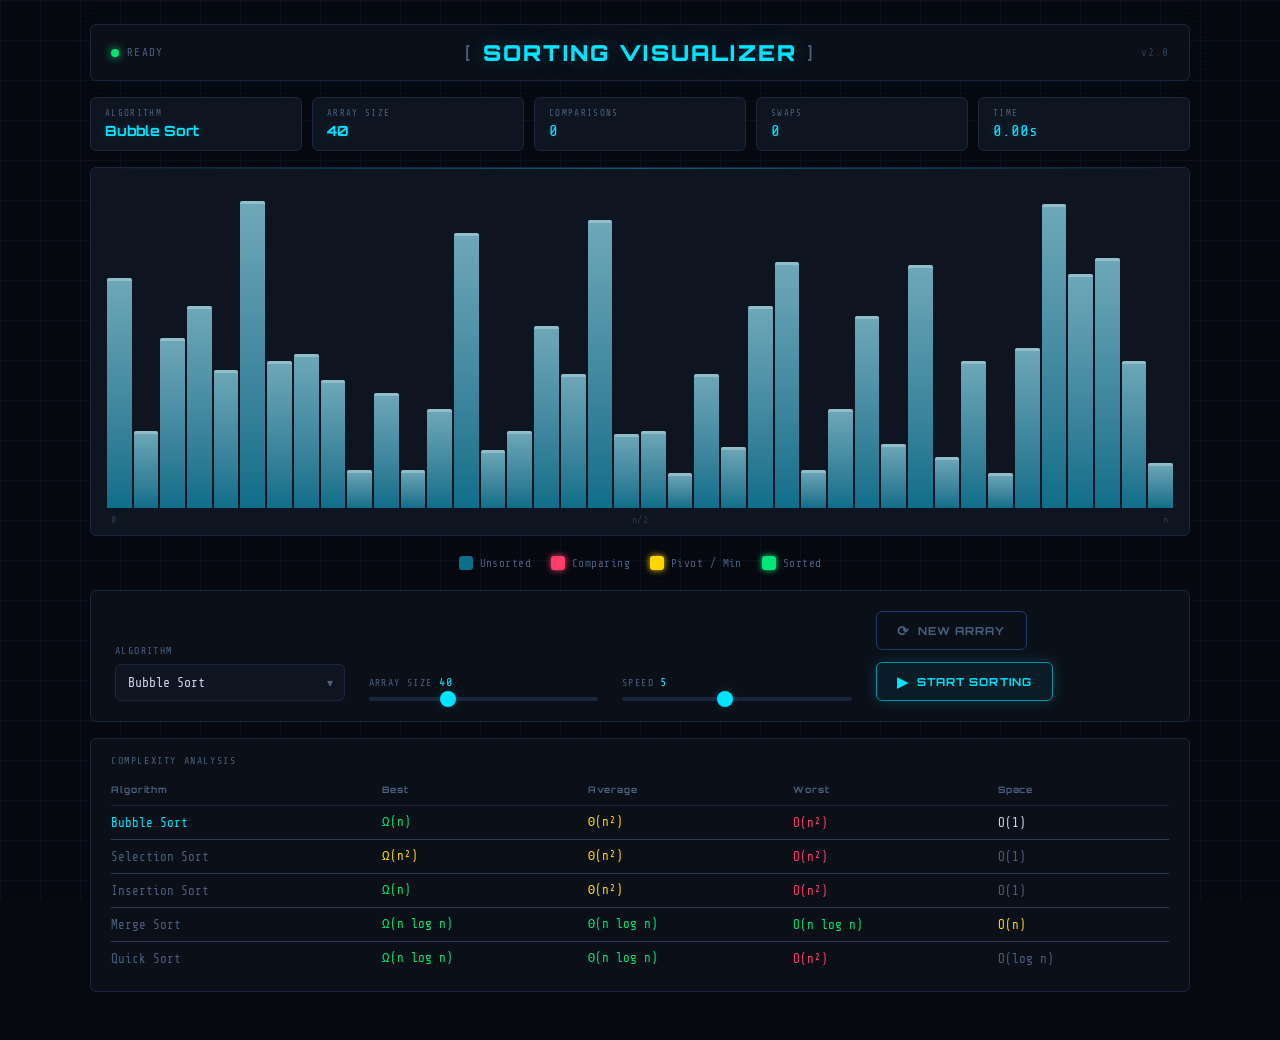
<file: Sorting-Visualizer/index.html>
<!DOCTYPE html>
<html lang="en">
<head>
  <meta charset="UTF-8"/>
  <meta name="viewport" content="width=device-width, initial-scale=1.0"/>
  <title>Sorting Algorithm Visualizer</title>
  <link rel="stylesheet" href="style.css"/>
  <link rel="preconnect" href="https://fonts.googleapis.com"/>
  <link href="https://fonts.googleapis.com/css2?family=Share+Tech+Mono&family=Orbitron:wght@400;700;900&display=swap" rel="stylesheet"/>
</head>
<body>

  <div class="scanlines" aria-hidden="true"></div>
  <div class="grid-bg"   aria-hidden="true"></div>

  <div class="app">

    <header class="header">
      <div class="header-left">
        <div class="status-dot" id="statusDot"></div>
        <span class="status-text" id="statusText">READY</span>
      </div>
      <h1 class="title">
        <span class="title-bracket">[</span>
        SORTING VISUALIZER
        <span class="title-bracket">]</span>
      </h1>
      <div class="header-right">
        <span class="header-meta">v2.0</span>
      </div>
    </header>

    <div class="info-bar">
      <div class="info-chip">
        <span class="chip-label">ALGORITHM</span>
        <span class="chip-value" id="infoAlgo">Bubble Sort</span>
      </div>
      <div class="info-chip">
        <span class="chip-label">ARRAY SIZE</span>
        <span class="chip-value" id="infoSize">40</span>
      </div>
      <div class="info-chip">
        <span class="chip-label">COMPARISONS</span>
        <span class="chip-value mono" id="infoComps">0</span>
      </div>
      <div class="info-chip">
        <span class="chip-label">SWAPS</span>
        <span class="chip-value mono" id="infoSwaps">0</span>
      </div>
      <div class="info-chip">
        <span class="chip-label">TIME</span>
        <span class="chip-value mono" id="infoTime">0.00s</span>
      </div>
    </div>

    <div class="visualizer-wrap">
      <div class="visualizer" id="visualizer" aria-label="Sorting visualization"></div>
 
      <div class="axis-x">
        <span>0</span>
        <span>n/2</span>
        <span>n</span>
      </div>
    </div>

    <div class="legend">
      <div class="legend-item"><span class="swatch default"></span>Unsorted</div>
      <div class="legend-item"><span class="swatch comparing"></span>Comparing</div>
      <div class="legend-item"><span class="swatch pivot"></span>Pivot / Min</div>
      <div class="legend-item"><span class="swatch sorted"></span>Sorted</div>
    </div>

    <div class="controls">


      <div class="control-group">
        <label class="ctrl-label" for="algoSelect">ALGORITHM</label>
        <div class="select-wrap">
          <select id="algoSelect" class="ctrl-select">
            <option value="bubble">Bubble Sort</option>
            <option value="selection">Selection Sort</option>
            <option value="insertion">Insertion Sort</option>
            <option value="merge">Merge Sort</option>
            <option value="quick">Quick Sort</option>
          </select>
          <span class="select-arrow">▾</span>
        </div>
      </div>

 
      <div class="control-group">
        <label class="ctrl-label" for="sizeRange">ARRAY SIZE <span id="sizeVal">40</span></label>
        <input type="range" id="sizeRange" class="ctrl-range" min="10" max="100" value="40" step="5"/>
      </div>


      <div class="control-group">
        <label class="ctrl-label" for="speedRange">SPEED <span id="speedVal">5</span></label>
        <input type="range" id="speedRange" class="ctrl-range" min="1" max="10" value="5" step="1"/>
      </div>

      <div class="btn-group">
        <button class="btn btn-secondary" id="generateBtn">
          <span class="btn-icon">⟳</span> New Array
        </button>
        <button class="btn btn-primary" id="sortBtn">
          <span class="btn-icon" id="sortIcon">▶</span>
          <span id="sortLabel">Start Sorting</span>
        </button>
      </div>

    </div>

 
    <div class="complexity-panel">
      <div class="panel-title">COMPLEXITY ANALYSIS</div>
      <table class="complexity-table" id="complexityTable">
        <thead>
          <tr>
            <th>Algorithm</th>
            <th>Best</th>
            <th>Average</th>
            <th>Worst</th>
            <th>Space</th>
          </tr>
        </thead>
        <tbody>
          <tr data-algo="bubble" class="active-row">
            <td>Bubble Sort</td>
            <td class="green">Ω(n)</td>
            <td class="yellow">Θ(n²)</td>
            <td class="red">O(n²)</td>
            <td>O(1)</td>
          </tr>
          <tr data-algo="selection">
            <td>Selection Sort</td>
            <td class="yellow">Ω(n²)</td>
            <td class="yellow">Θ(n²)</td>
            <td class="red">O(n²)</td>
            <td>O(1)</td>
          </tr>
          <tr data-algo="insertion">
            <td>Insertion Sort</td>
            <td class="green">Ω(n)</td>
            <td class="yellow">Θ(n²)</td>
            <td class="red">O(n²)</td>
            <td>O(1)</td>
          </tr>
          <tr data-algo="merge">
            <td>Merge Sort</td>
            <td class="green">Ω(n log n)</td>
            <td class="green">Θ(n log n)</td>
            <td class="green">O(n log n)</td>
            <td class="yellow">O(n)</td>
          </tr>
          <tr data-algo="quick">
            <td>Quick Sort</td>
            <td class="green">Ω(n log n)</td>
            <td class="green">Θ(n log n)</td>
            <td class="red">O(n²)</td>
            <td>O(log n)</td>
          </tr>
        </tbody>
      </table>
    </div>

  </div>

  <script src="script.js"></script>
</body>
</html>
</file>
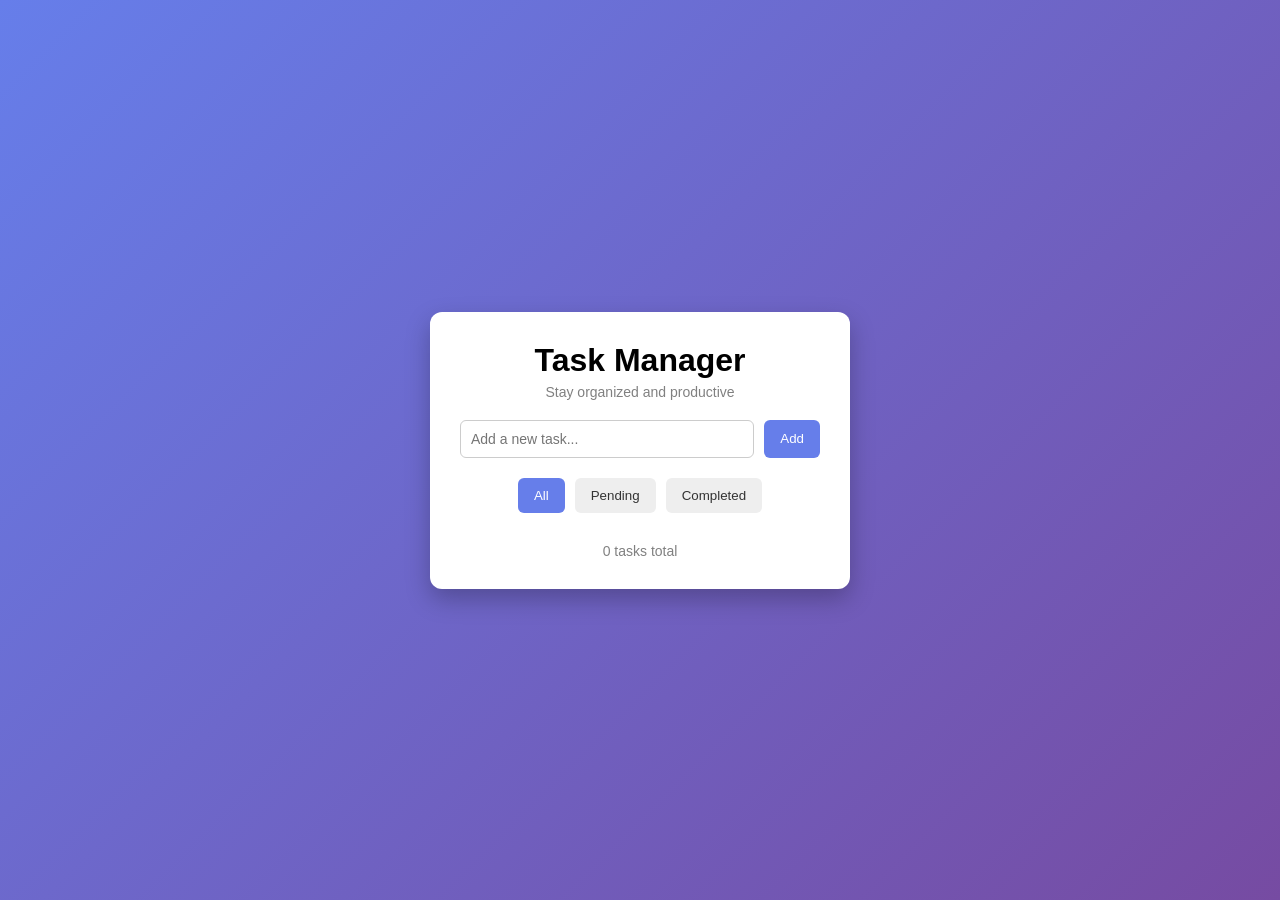
<file: Todo-App/index.html>
<!DOCTYPE html>
<html lang="en">

<head>
<meta charset="UTF-8">
<title>Task Manager</title>
<link rel="stylesheet" href="style.css">
</head>

<body>

<div class="app">

<header>
<h1>Task Manager</h1>
<p>Stay organized and productive</p>
</header>

<div class="input-area">
<input id="taskInput" type="text" placeholder="Add a new task...">
<button id="addBtn">Add</button>
</div>

<div class="filters">
<button data-filter="all" class="active">All</button>
<button data-filter="pending">Pending</button>
<button data-filter="completed">Completed</button>
</div>

<ul id="taskList"></ul>

<div class="footer">
<span id="taskCount"></span>
</div>

</div>

<script src="script.js"></script>

</body>
</html>
</file>
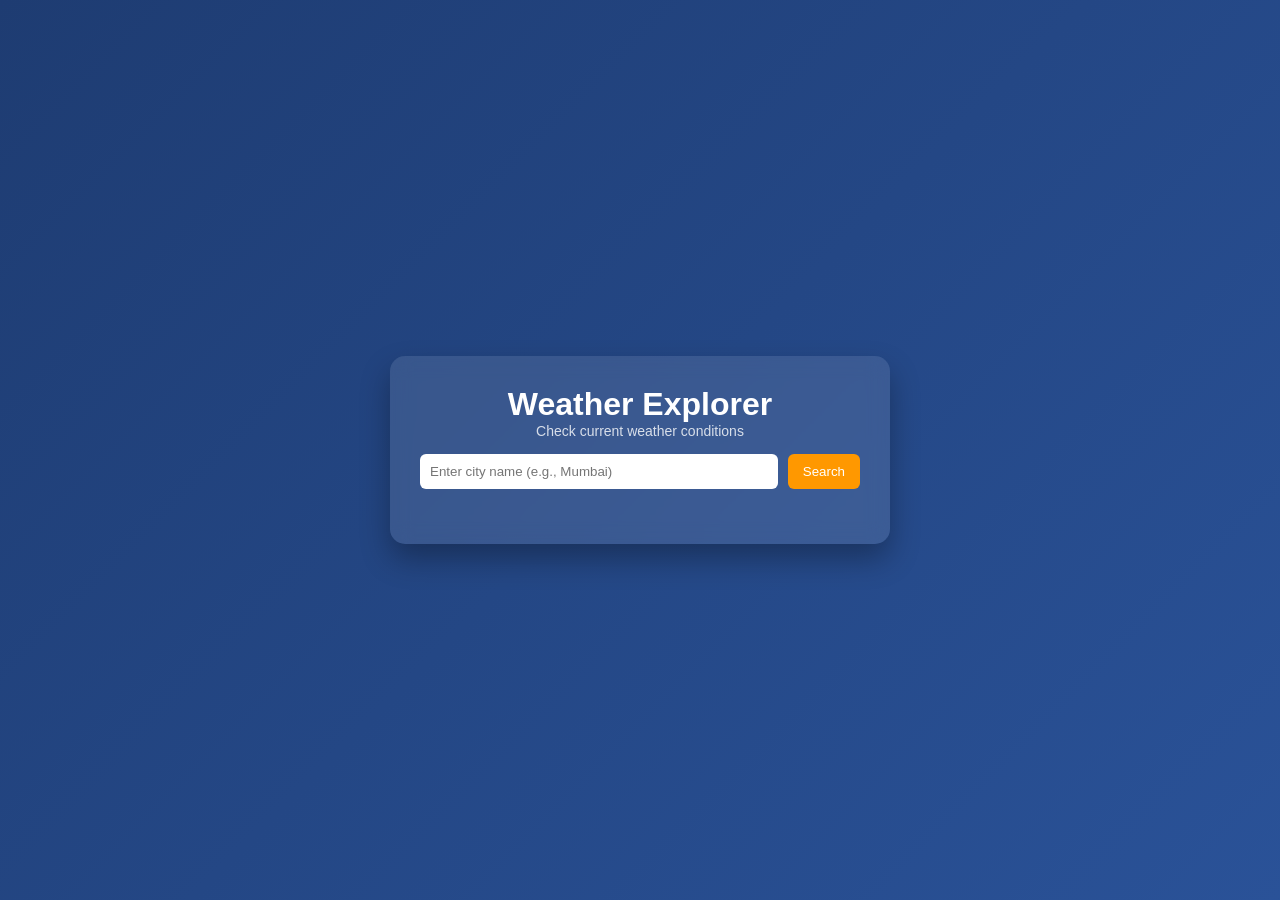
<file: Weather-Dashboard/index.html>
<!DOCTYPE html>
<html lang="en">

<head>
<meta charset="UTF-8">
<title>Weather Explorer</title>
<link rel="stylesheet" href="style.css">
</head>

<body>

<div class="app">

<header>
<h1>Weather Explorer</h1>
<p class="subtitle">Check current weather conditions</p>

<div class="search">
<input id="cityInput" type="text" placeholder="Enter city name (e.g., Mumbai)">
<button id="searchBtn">Search</button>
</div>

<p id="message"></p>

</header>

<div id="weatherContainer" class="hidden">

<div class="main-weather">

<h2 id="city"></h2>

<div class="temp">
<span id="temp"></span>°C
</div>

<div id="condition"></div>

</div>

<div class="weather-grid">

<div class="card">
<p>Humidity</p>
<h3 id="humidity"></h3>
</div>

<div class="card">
<p>Wind Speed</p>
<h3 id="wind"></h3>
</div>

<div class="card">
<p>Pressure</p>
<h3 id="pressure"></h3>
</div>

<div class="card">
<p>Feels Like</p>
<h3 id="feels"></h3>
</div>

</div>

</div>

</div>

<script src="script.js"></script>

</body>
</html>
</file>
<file: Sorting-Visualizer/style.css>
:root {
  --bg:          #060910;
  --bg-panel:    #0b0f18;
  --bg-card:     #0f1520;
  --border:      #1a2540;
  --border-glow: #1e3a6e;

  --cyan:        #00e5ff;
  --cyan-dim:    #0095aa;
  --cyan-glow:   rgba(0, 229, 255, 0.18);
  --cyan-glow2:  rgba(0, 229, 255, 0.06);

  --bar-default: #0d6e8a;
  --bar-compare: #ff3d6a;
  --bar-pivot:   #ffd600;
  --bar-sorted:  #00e676;

  --green:  #00e676;
  --yellow: #ffd600;
  --red:    #ff3d6a;

  --text:        #c8d8f0;
  --text-muted:  #4a6080;
  --text-dim:    #2a3a55;

  --font-mono:    'Share Tech Mono', monospace;
  --font-display: 'Orbitron', sans-serif;

  --radius:    6px;
  --transition: 0.15s ease;
}

*, *::before, *::after { box-sizing: border-box; margin: 0; padding: 0; }
html { font-size: 15px; }

body {
  background: var(--bg);
  color: var(--text);
  font-family: var(--font-mono);
  min-height: 100vh;
  display: flex;
  align-items: flex-start;
  justify-content: center;
  padding: 24px 16px 48px;
  overflow-x: hidden;
}

.grid-bg {
  position: fixed; inset: 0; z-index: 0;
  pointer-events: none;
  background-image:
    linear-gradient(var(--border) 1px, transparent 1px),
    linear-gradient(90deg, var(--border) 1px, transparent 1px);
  background-size: 40px 40px;
  opacity: 0.35;
}

.scanlines {
  position: fixed; inset: 0; z-index: 1;
  pointer-events: none;
  background: repeating-linear-gradient(
    to bottom,
    transparent 0px,
    transparent 3px,
    rgba(0,0,0,0.18) 3px,
    rgba(0,0,0,0.18) 4px
  );
}

.app {
  position: relative;
  z-index: 2;
  width: 100%;
  max-width: 1100px;
  display: flex;
  flex-direction: column;
  gap: 16px;
}

.header {
  display: flex;
  align-items: center;
  justify-content: space-between;
  border: 1px solid var(--border);
  background: var(--bg-panel);
  border-radius: var(--radius);
  padding: 14px 20px;
  box-shadow: 0 0 30px rgba(0,229,255,0.04);
}

.header-left,
.header-right {
  display: flex;
  align-items: center;
  gap: 8px;
  min-width: 80px;
}

.header-right { justify-content: flex-end; }

.status-dot {
  width: 8px; height: 8px;
  border-radius: 50%;
  background: var(--green);
  box-shadow: 0 0 8px var(--green);
  transition: all 0.3s ease;
}

.status-dot.busy { background: var(--yellow); box-shadow: 0 0 8px var(--yellow); animation: blink 0.6s step-end infinite; }
.status-dot.done { background: var(--green);  box-shadow: 0 0 12px var(--green); }

@keyframes blink { 0%,100%{opacity:1} 50%{opacity:0.3} }

.status-text {
  font-family: var(--font-mono);
  font-size: 11px;
  letter-spacing: 0.12em;
  color: var(--text-muted);
}

.title {
  font-family: var(--font-display);
  font-size: clamp(13px, 2.5vw, 22px);
  font-weight: 900;
  letter-spacing: 0.1em;
  color: var(--cyan);
  text-shadow: 0 0 20px var(--cyan-glow), 0 0 40px var(--cyan-glow);
  text-align: center;
}

.title-bracket {
  color: var(--text-muted);
  font-weight: 400;
}

.header-meta {
  font-size: 11px;
  color: var(--text-dim);
  letter-spacing: 0.08em;
}

.info-bar {
  display: flex;
  gap: 10px;
  flex-wrap: wrap;
}

.info-chip {
  flex: 1 1 100px;
  background: var(--bg-card);
  border: 1px solid var(--border);
  border-radius: var(--radius);
  padding: 10px 14px;
  display: flex;
  flex-direction: column;
  gap: 4px;
  transition: border-color var(--transition);
}

.info-chip:hover { border-color: var(--border-glow); }

.chip-label {
  font-size: 9px;
  letter-spacing: 0.15em;
  color: var(--text-muted);
  text-transform: uppercase;
}

.chip-value {
  font-family: var(--font-display);
  font-size: 14px;
  font-weight: 700;
  color: var(--cyan);
  text-shadow: 0 0 10px var(--cyan-glow);
}

.chip-value.mono {
  font-family: var(--font-mono);
  font-size: 16px;
  font-weight: 400;
}

.visualizer-wrap {
  background: var(--bg-card);
  border: 1px solid var(--border);
  border-radius: var(--radius);
  padding: 20px 16px 0;
  position: relative;
  overflow: hidden;
}

.visualizer-wrap::before {
  content: '';
  position: absolute;
  top: 0; left: 0; right: 0;
  height: 1px;
  background: linear-gradient(90deg, transparent, var(--cyan-dim), transparent);
  opacity: 0.6;
}

.visualizer {
  display: flex;
  align-items: flex-end;
  justify-content: center;
  gap: 2px;
  height: 320px;
  width: 100%;
}

.bar {
  flex: 1;
  min-width: 2px;
  max-width: 28px;
  background: linear-gradient(to top, var(--bar-default), color-mix(in srgb, var(--bar-default) 60%, #fff));
  border-radius: 2px 2px 0 0;
  transition: height 0.05s ease, background-color 0.12s ease, box-shadow 0.12s ease;
  position: relative;
  cursor: default;
}

.bar::after {
  content: '';
  position: absolute;
  top: 0; left: 0; right: 0;
  height: 3px;
  background: rgba(255,255,255,0.25);
  border-radius: 2px 2px 0 0;
}

.bar.comparing {
  background: linear-gradient(to top, var(--bar-compare), color-mix(in srgb, var(--bar-compare) 70%, #fff));
  box-shadow: 0 0 12px var(--bar-compare), 0 0 24px rgba(255,61,106,0.3);
}

.bar.pivot {
  background: linear-gradient(to top, var(--bar-pivot), color-mix(in srgb, var(--bar-pivot) 70%, #fff));
  box-shadow: 0 0 12px var(--bar-pivot), 0 0 24px rgba(255,214,0,0.3);
}

.bar.sorted {
  background: linear-gradient(to top, var(--bar-sorted), color-mix(in srgb, var(--bar-sorted) 70%, #fff));
  box-shadow: 0 0 8px rgba(0,230,118,0.4);
}

.axis-x {
  display: flex;
  justify-content: space-between;
  padding: 6px 4px 10px;
  font-size: 10px;
  color: var(--text-dim);
  letter-spacing: 0.06em;
}

.legend {
  display: flex;
  gap: 20px;
  flex-wrap: wrap;
  justify-content: center;
  padding: 4px 0;
}

.legend-item {
  display: flex;
  align-items: center;
  gap: 7px;
  font-size: 11px;
  color: var(--text-muted);
  letter-spacing: 0.04em;
}

.swatch {
  width: 14px; height: 14px;
  border-radius: 3px;
  flex-shrink: 0;
}

.swatch.default   { background: var(--bar-default); }
.swatch.comparing { background: var(--bar-compare); box-shadow: 0 0 6px var(--bar-compare); }
.swatch.pivot     { background: var(--bar-pivot);   box-shadow: 0 0 6px var(--bar-pivot); }
.swatch.sorted    { background: var(--bar-sorted);  box-shadow: 0 0 6px var(--bar-sorted); }

.controls {
  background: var(--bg-panel);
  border: 1px solid var(--border);
  border-radius: var(--radius);
  padding: 20px 24px;
  display: flex;
  align-items: flex-end;
  gap: 24px;
  flex-wrap: wrap;
}

.control-group {
  display: flex;
  flex-direction: column;
  gap: 8px;
  flex: 1 1 160px;
}

.ctrl-label {
  font-size: 10px;
  letter-spacing: 0.14em;
  color: var(--text-muted);
  user-select: none;
}

.ctrl-label span {
  color: var(--cyan);
  font-size: 12px;
}

.select-wrap {
  position: relative;
}

.ctrl-select {
  width: 100%;
  appearance: none;
  background: var(--bg-card);
  border: 1px solid var(--border);
  border-radius: var(--radius);
  padding: 10px 32px 10px 12px;
  font-family: var(--font-mono);
  font-size: 13px;
  color: var(--text);
  outline: none;
  cursor: pointer;
  transition: border-color var(--transition), box-shadow var(--transition);
}

.ctrl-select:focus,
.ctrl-select:hover {
  border-color: var(--cyan-dim);
  box-shadow: 0 0 0 2px var(--cyan-glow2);
}

.select-arrow {
  position: absolute;
  right: 12px; top: 50%;
  transform: translateY(-50%);
  color: var(--text-muted);
  pointer-events: none;
  font-size: 12px;
}

.ctrl-range {
  -webkit-appearance: none;
  appearance: none;
  width: 100%;
  height: 4px;
  border-radius: 2px;
  background: var(--border);
  outline: none;
  cursor: pointer;
}

.ctrl-range::-webkit-slider-thumb {
  -webkit-appearance: none;
  width: 16px; height: 16px;
  border-radius: 50%;
  background: var(--cyan);
  box-shadow: 0 0 8px var(--cyan-glow);
  cursor: pointer;
  transition: transform 0.15s ease, box-shadow 0.15s ease;
}

.ctrl-range::-webkit-slider-thumb:hover {
  transform: scale(1.25);
  box-shadow: 0 0 14px var(--cyan);
}

.ctrl-range::-moz-range-thumb {
  width: 16px; height: 16px;
  border-radius: 50%;
  background: var(--cyan);
  border: none;
  box-shadow: 0 0 8px var(--cyan-glow);
  cursor: pointer;
}

.btn-group {
  display: flex;
  gap: 12px;
  align-items: flex-end;
  flex-wrap: wrap;
  flex: 1 1 220px;
}

.btn {
  display: inline-flex;
  align-items: center;
  gap: 8px;
  border: 1px solid;
  border-radius: var(--radius);
  padding: 10px 20px;
  font-family: var(--font-display);
  font-size: 11px;
  font-weight: 700;
  letter-spacing: 0.1em;
  cursor: pointer;
  transition: all var(--transition);
  white-space: nowrap;
  text-transform: uppercase;
}

.btn:disabled {
  opacity: 0.4;
  cursor: not-allowed;
}

.btn-secondary {
  background: transparent;
  border-color: var(--border-glow);
  color: var(--text-muted);
}

.btn-secondary:hover:not(:disabled) {
  border-color: var(--cyan-dim);
  color: var(--cyan);
  box-shadow: 0 0 14px var(--cyan-glow2);
}

.btn-primary {
  background: var(--cyan-glow2);
  border-color: var(--cyan-dim);
  color: var(--cyan);
  box-shadow: 0 0 16px var(--cyan-glow);
}

.btn-primary:hover:not(:disabled) {
  background: rgba(0,229,255,0.12);
  box-shadow: 0 0 28px rgba(0,229,255,0.3);
  transform: translateY(-1px);
}

.btn-primary:active:not(:disabled) {
  transform: translateY(0);
}

.btn-primary.sorting {
  border-color: var(--bar-compare);
  color: var(--bar-compare);
  background: rgba(255,61,106,0.06);
  box-shadow: 0 0 16px rgba(255,61,106,0.2);
  animation: pulse-btn 1s ease-in-out infinite;
}

@keyframes pulse-btn {
  0%,100% { box-shadow: 0 0 12px rgba(255,61,106,0.2); }
  50%      { box-shadow: 0 0 28px rgba(255,61,106,0.5); }
}

.btn-icon { font-size: 14px; }

.complexity-panel {
  background: var(--bg-panel);
  border: 1px solid var(--border);
  border-radius: var(--radius);
  padding: 16px 20px;
  overflow-x: auto;
}

.panel-title {
  font-size: 10px;
  letter-spacing: 0.16em;
  color: var(--text-muted);
  margin-bottom: 14px;
}

.complexity-table {
  width: 100%;
  border-collapse: collapse;
  font-size: 12.5px;
}

.complexity-table th {
  font-family: var(--font-display);
  font-size: 9px;
  letter-spacing: 0.1em;
  color: var(--text-muted);
  text-align: left;
  padding: 4px 16px 10px 0;
  border-bottom: 1px solid var(--border);
  white-space: nowrap;
}

.complexity-table td {
  padding: 9px 16px 9px 0;
  color: var(--text-muted);
  border-bottom: 1px solid var(--text-dim);
  transition: color var(--transition);
  white-space: nowrap;
}

.complexity-table tr:last-child td { border-bottom: none; }

.complexity-table .active-row td {
  color: var(--text);
}

.complexity-table .active-row td:first-child {
  color: var(--cyan);
  text-shadow: 0 0 10px var(--cyan-glow);
}

.complexity-table .green  { color: var(--green) !important; }
.complexity-table .yellow { color: var(--yellow) !important; }
.complexity-table .red    { color: var(--bar-compare) !important; }
.complexity-table .cyan   { color: var(--cyan) !important; }

@keyframes finish-flash {
  0%   { box-shadow: 0 0 0   rgba(0,230,118,0); }
  40%  { box-shadow: 0 0 60px rgba(0,230,118,0.35); }
  100% { box-shadow: 0 0 0   rgba(0,230,118,0); }
}

.visualizer-wrap.flash-done {
  animation: finish-flash 1s ease forwards;
}

@media (max-width: 640px) {
  body { padding: 12px 10px 40px; }
  .visualizer { height: 220px; }
  .controls { padding: 14px 16px; gap: 16px; }
  .info-bar { gap: 6px; }
  .info-chip { padding: 8px 10px; }
  .complexity-table { font-size: 11px; }
}
</file>
<file: Todo-App/style.css>
*{
box-sizing:border-box;
margin:0;
padding:0;
font-family:Arial, Helvetica, sans-serif;
}

body{
height:100vh;
display:flex;
justify-content:center;
align-items:center;
background:linear-gradient(135deg,#667eea,#764ba2);
}

.app{
width:420px;
background:white;
padding:30px;
border-radius:12px;
box-shadow:0 10px 25px rgba(0,0,0,0.25);
}

header{
text-align:center;
margin-bottom:20px;
}

header h1{
margin-bottom:5px;
}

header p{
color:gray;
font-size:14px;
}

.input-area{
display:flex;
gap:10px;
margin-bottom:20px;
}

input{
flex:1;
padding:10px;
border-radius:6px;
border:1px solid #ccc;
font-size:14px;
}

button{
padding:10px 16px;
border:none;
border-radius:6px;
cursor:pointer;
background:#667eea;
color:white;
transition:0.2s;
}

button:hover{
background:#5563d1;
}

.filters{
display:flex;
justify-content:center;
gap:10px;
margin-bottom:15px;
}

.filters button{
background:#eee;
color:#333;
}

.filters .active{
background:#667eea;
color:white;
}

ul{
list-style:none;
max-height:260px;
overflow-y:auto;
}

li{
display:flex;
align-items:center;
justify-content:space-between;
padding:10px;
border-bottom:1px solid #eee;
}

li:hover{
background:#f9f9f9;
}

.task-text{
flex:1;
cursor:pointer;
}

.completed{
text-decoration:line-through;
color:gray;
}

.actions{
display:flex;
gap:5px;
}

.delete{
background:#ff4d4d;
}

.delete:hover{
background:#e60000;
}

.edit{
background:#ffaa00;
}

.footer{
margin-top:15px;
text-align:center;
color:gray;
font-size:14px;
}
</file>
<file: Weather-Dashboard/style.css>
*{
margin:0;
padding:0;
box-sizing:border-box;
font-family:Arial, Helvetica, sans-serif;
}

body{
height:100vh;
display:flex;
justify-content:center;
align-items:center;
background:linear-gradient(135deg,#1e3c72,#2a5298);
color:white;
}

.app{
width:500px;
padding:30px;
border-radius:15px;
background:rgba(255,255,255,0.1);
backdrop-filter:blur(10px);
box-shadow:0 15px 30px rgba(0,0,0,0.3);
}

header{
text-align:center;
margin-bottom:25px;
}

.subtitle{
opacity:0.8;
margin-bottom:10px;
font-size:14px;
}

.search{
margin-top:15px;
display:flex;
gap:10px;
}

input{
flex:1;
padding:10px;
border:none;
border-radius:6px;
outline:none;
}

button{
background:#ff9800;
border:none;
padding:10px 15px;
border-radius:6px;
color:white;
cursor:pointer;
transition:0.2s;
}

button:hover{
background:#e68900;
}

#message{
margin-top:10px;
color:#ffdede;
font-size:14px;
}

.main-weather{
text-align:center;
margin-bottom:25px;
}

.temp{
font-size:60px;
font-weight:bold;
margin:10px 0;
}

.weather-grid{
display:grid;
grid-template-columns:1fr 1fr;
gap:15px;
}

.card{
background:rgba(255,255,255,0.15);
padding:15px;
border-radius:10px;
text-align:center;
transition:transform 0.2s ease;
}

.card:hover{
transform:scale(1.05);
}

.card p{
font-size:14px;
opacity:0.8;
}

.card h3{
margin-top:5px;
}

.hidden{
display:none;
}
</file>
